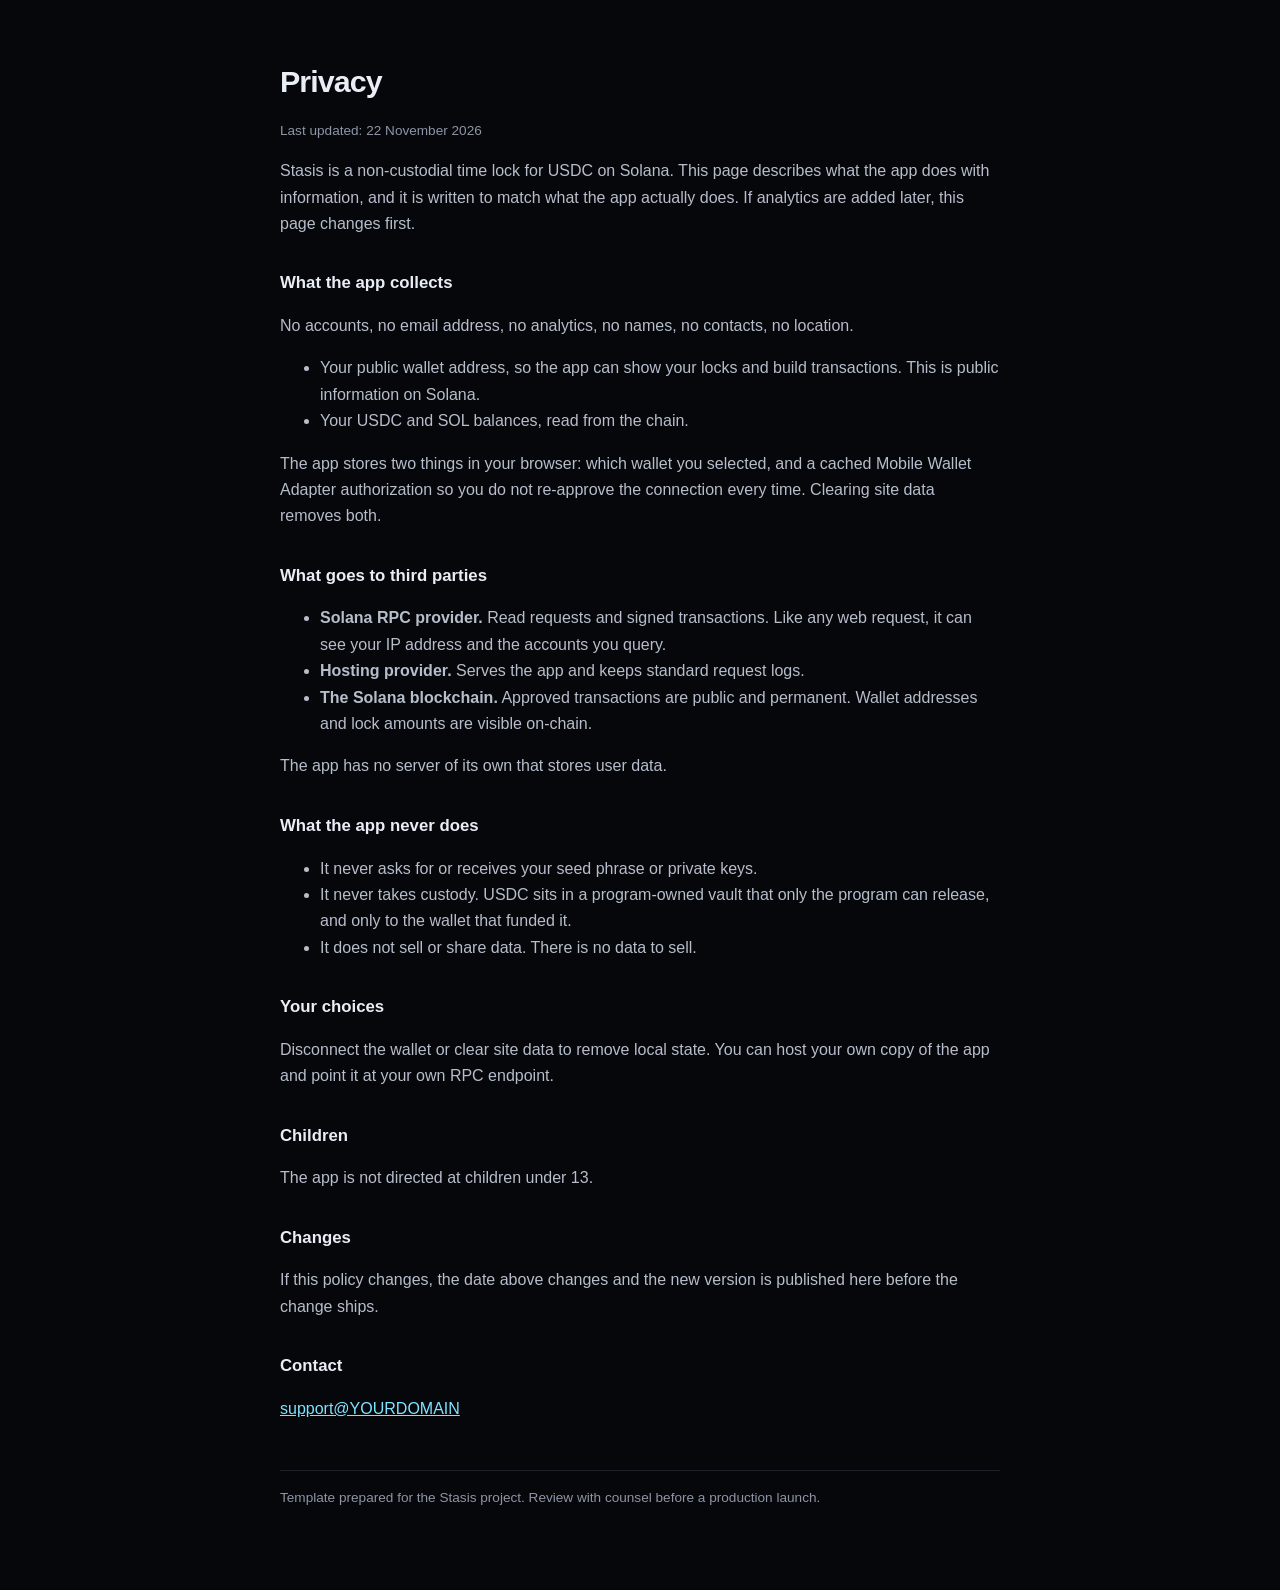
<file: privacy.html>
<!doctype html>
<html lang="en">
  <head>
    <meta charset="utf-8" />
    <meta name="viewport" content="width=device-width, initial-scale=1" />
    <title>Privacy — Stasis</title>
    <style>
      :root { color-scheme: dark; }
      body { margin: 0; background: #06070a; color: #e9edf5;
        font: 16px/1.65 -apple-system, BlinkMacSystemFont, "Segoe UI", sans-serif; }
      main { max-width: 720px; margin: 0 auto; padding: 56px 24px 80px; }
      h1 { font-size: 1.9rem; letter-spacing: -0.03em; margin: 0 0 8px; }
      h2 { font-size: 1.05rem; margin: 32px 0 8px; }
      p, li { color: #b6bdcb; }
      .updated { color: #8d95a6; font-size: 0.85rem; }
      a { color: #7fe3ff; }
      code { font-family: ui-monospace, monospace; color: #e9edf5; }
      footer { margin-top: 48px; border-top: 1px solid #1c2029; padding-top: 16px;
        color: #8d95a6; font-size: 0.85rem; }
    </style>
  </head>
  <body>
    <main>
      <h1>Privacy</h1>
      <p class="updated">Last updated: 22 November 2026</p>

      <p>Stasis is a non-custodial time lock for USDC on Solana. This page
      describes what the app does with information, and it is written to match
      what the app actually does. If analytics are added later, this page changes
      first.</p>

      <h2>What the app collects</h2>
      <p>No accounts, no email address, no analytics, no names, no contacts, no
      location.</p>
      <ul>
        <li>Your public wallet address, so the app can show your locks and build
          transactions. This is public information on Solana.</li>
        <li>Your USDC and SOL balances, read from the chain.</li>
      </ul>
      <p>The app stores two things in your browser: which wallet you selected,
      and a cached Mobile Wallet Adapter authorization so you do not re-approve
      the connection every time. Clearing site data removes both.</p>

      <h2>What goes to third parties</h2>
      <ul>
        <li><strong>Solana RPC provider.</strong> Read requests and signed
          transactions. Like any web request, it can see your IP address and the
          accounts you query.</li>
        <li><strong>Hosting provider.</strong> Serves the app and keeps standard
          request logs.</li>
        <li><strong>The Solana blockchain.</strong> Approved transactions are
          public and permanent. Wallet addresses and lock amounts are visible
          on-chain.</li>
      </ul>
      <p>The app has no server of its own that stores user data.</p>

      <h2>What the app never does</h2>
      <ul>
        <li>It never asks for or receives your seed phrase or private keys.</li>
        <li>It never takes custody. USDC sits in a program-owned vault that only
          the program can release, and only to the wallet that funded it.</li>
        <li>It does not sell or share data. There is no data to sell.</li>
      </ul>

      <h2>Your choices</h2>
      <p>Disconnect the wallet or clear site data to remove local state. You can
      host your own copy of the app and point it at your own RPC endpoint.</p>

      <h2>Children</h2>
      <p>The app is not directed at children under 13.</p>

      <h2>Changes</h2>
      <p>If this policy changes, the date above changes and the new version is
      published here before the change ships.</p>

      <h2>Contact</h2>
      <p><a href="mailto:support@YOURDOMAIN">support@YOURDOMAIN</a></p>

      <footer>
        Template prepared for the Stasis project. Review with counsel before a
        production launch.
      </footer>
    </main>
  </body>
</html>
</file>
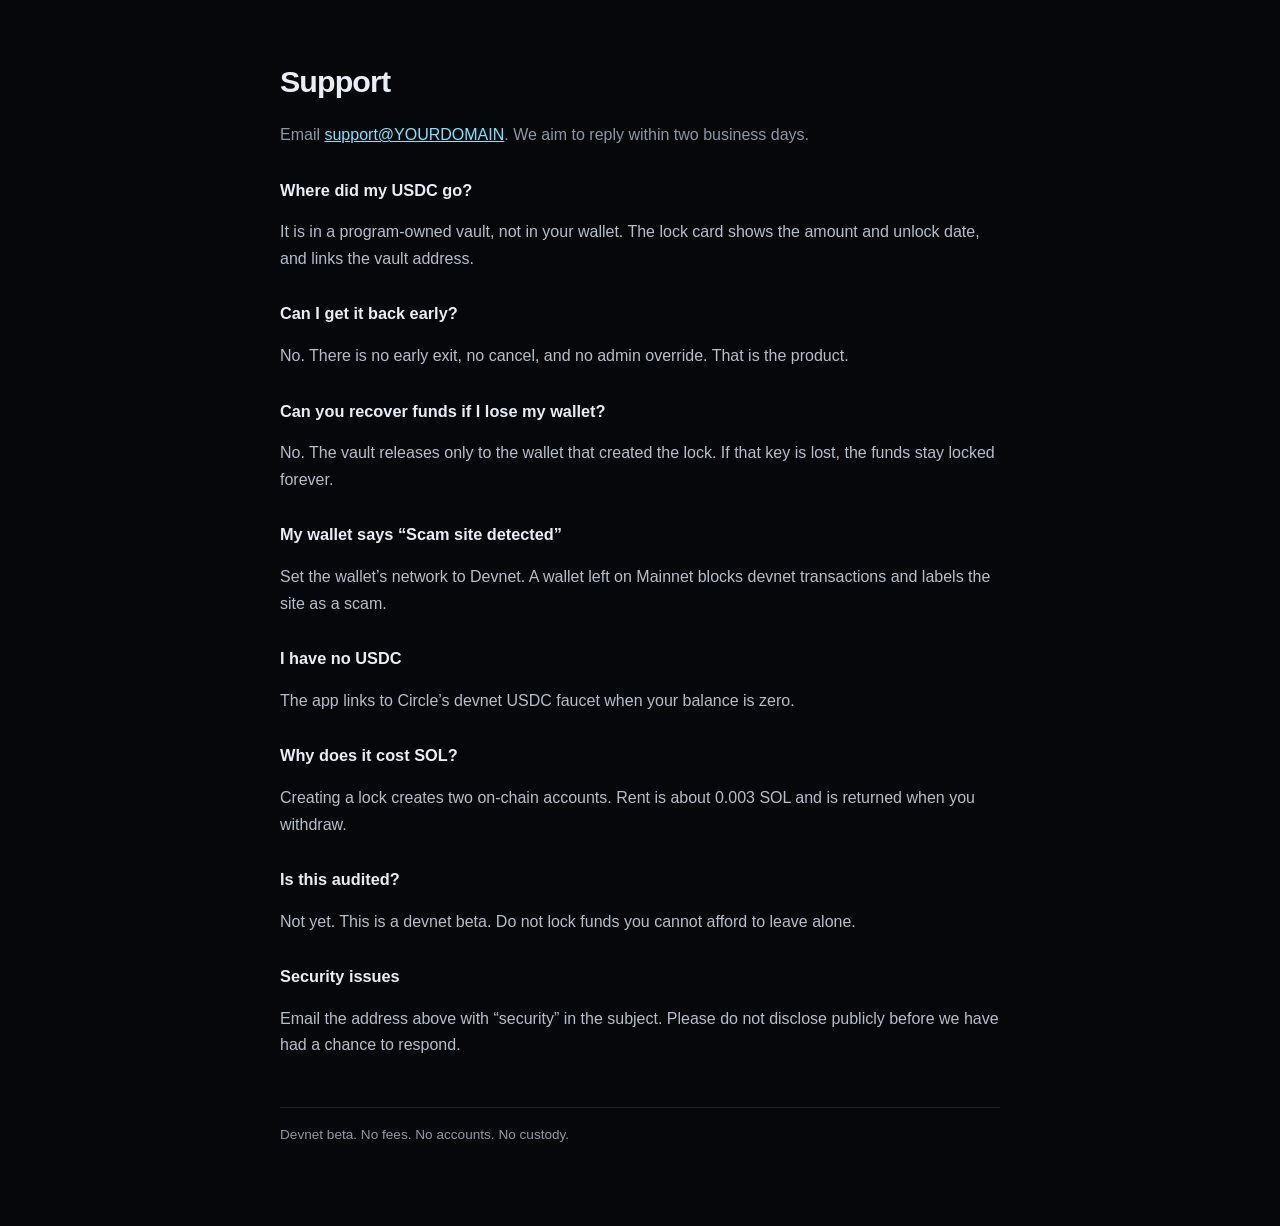
<file: support.html>
<!doctype html>
<html lang="en">
  <head>
    <meta charset="utf-8" />
    <meta name="viewport" content="width=device-width, initial-scale=1" />
    <title>Support — Stasis</title>
    <style>
      :root { color-scheme: dark; }
      body { margin: 0; background: #06070a; color: #e9edf5;
        font: 16px/1.65 -apple-system, BlinkMacSystemFont, "Segoe UI", sans-serif; }
      main { max-width: 720px; margin: 0 auto; padding: 56px 24px 80px; }
      h1 { font-size: 1.9rem; letter-spacing: -0.03em; margin: 0 0 8px; }
      h2 { font-size: 1.02rem; margin: 28px 0 6px; }
      p, li { color: #b6bdcb; }
      .lead { color: #8d95a6; }
      a { color: #7fe3ff; }
      footer { margin-top: 48px; border-top: 1px solid #1c2029; padding-top: 16px;
        color: #8d95a6; font-size: 0.85rem; }
    </style>
  </head>
  <body>
    <main>
      <h1>Support</h1>
      <p class="lead">Email <a href="mailto:support@YOURDOMAIN">support@YOURDOMAIN</a>.
      We aim to reply within two business days.</p>

      <h2>Where did my USDC go?</h2>
      <p>It is in a program-owned vault, not in your wallet. The lock card shows
      the amount and unlock date, and links the vault address.</p>

      <h2>Can I get it back early?</h2>
      <p>No. There is no early exit, no cancel, and no admin override. That is
      the product.</p>

      <h2>Can you recover funds if I lose my wallet?</h2>
      <p>No. The vault releases only to the wallet that created the lock. If
      that key is lost, the funds stay locked forever.</p>

      <h2>My wallet says “Scam site detected”</h2>
      <p>Set the wallet’s network to Devnet. A wallet left on Mainnet blocks
      devnet transactions and labels the site as a scam.</p>

      <h2>I have no USDC</h2>
      <p>The app links to Circle’s devnet USDC faucet when your balance is
      zero.</p>

      <h2>Why does it cost SOL?</h2>
      <p>Creating a lock creates two on-chain accounts. Rent is about 0.003 SOL
      and is returned when you withdraw.</p>

      <h2>Is this audited?</h2>
      <p>Not yet. This is a devnet beta. Do not lock funds you cannot afford to
      leave alone.</p>

      <h2>Security issues</h2>
      <p>Email the address above with “security” in the subject. Please do not
      disclose publicly before we have had a chance to respond.</p>

      <footer>Devnet beta. No fees. No accounts. No custody.</footer>
    </main>
  </body>
</html>
</file>
